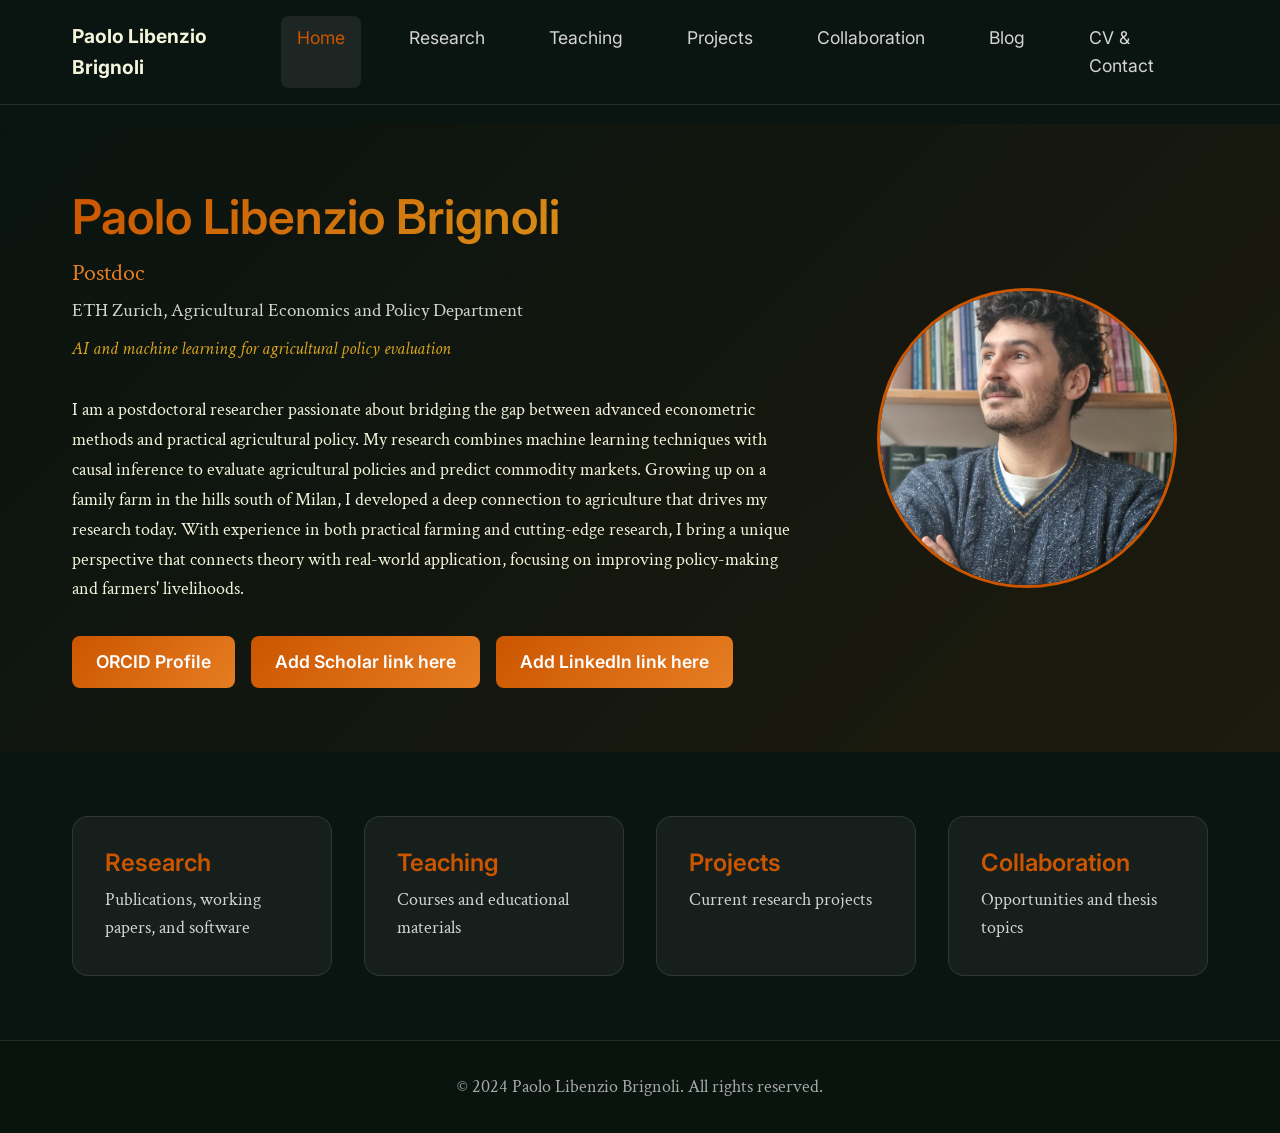
<file: index.html>
<!DOCTYPE html>
<html lang="en">
<head>
    <meta charset="UTF-8">
    <meta name="viewport" content="width=device-width, initial-scale=1.0">
    <title>Paolo Libenzio Brignoli - Agricultural Economics Researcher</title>
    <link href="https://fonts.googleapis.com/css2?family=Inter:wght@400;600;700&family=Crimson+Text:ital,wght@0,400;0,600;1,400&display=swap" rel="stylesheet">
    <link rel="stylesheet" href="css/styles.css">
</head>
<body>
    <div class="top-stripe"></div>
    <div class="bottom-stripe"></div>
    <div class="background-video">
        <video autoplay muted loop playsinline>
            <source src="assets/videos/background-video.mp4" type="video/mp4">
        </video>
    </div>
    
    <nav class="navbar">
        <div class="nav-container">
            <a href="index.html" class="nav-logo">Paolo Libenzio Brignoli</a>
            <div class="nav-menu">
                <a href="index.html" class="nav-link active">Home</a>
                <a href="research.html" class="nav-link">Research</a>
                <a href="teaching.html" class="nav-link">Teaching</a>
                <a href="projects.html" class="nav-link">Projects</a>
                <a href="collaboration.html" class="nav-link">Collaboration</a>
                <a href="blog.html" class="nav-link">Blog</a>
                <a href="cv-contact.html" class="nav-link">CV & Contact</a>
            </div>
            <div class="nav-toggle">
                <span class="bar"></span>
                <span class="bar"></span>
                <span class="bar"></span>
            </div>
        </div>
    </nav>

    <main class="main-content">
        <section class="hero">
            <div class="hero-container">
                <div class="hero-content">
                    <div class="hero-text">
                        <h1 class="hero-title">Paolo Libenzio Brignoli</h1>
                        <p class="hero-subtitle">Postdoc</p>
                        <p class="hero-institution">ETH Zurich, Agricultural Economics and Policy Department</p>
                        <p class="hero-focus">AI and machine learning for agricultural policy evaluation</p>
                        
                        <div class="hero-bio">
                            <p>I am a postdoctoral researcher passionate about bridging the gap between advanced econometric methods and practical agricultural policy. My research combines machine learning techniques with causal inference to evaluate agricultural policies and predict commodity markets. Growing up on a family farm in the hills south of Milan, I developed a deep connection to agriculture that drives my research today. With experience in both practical farming and cutting-edge research, I bring a unique perspective that connects theory with real-world application, focusing on improving policy-making and farmers' livelihoods.</p>
                        </div>

                        <div class="hero-links">
                            <a href="https://orcid.org/0000-0003-0743-2538" class="link-button" target="_blank" rel="noopener noreferrer">ORCID Profile</a>
                            <a href="#" class="link-button">Add Scholar link here</a>
                            <a href="#" class="link-button">Add LinkedIn link here</a>
                        </div>
                    </div>
                    <div class="hero-image">
                        <img src="assets/images/profile-photo.jpg" alt="Paolo Libenzio Brignoli" class="profile-photo">
                    </div>
                </div>
            </div>
        </section>

        <section class="quick-nav">
            <div class="container">
                <div class="quick-nav-grid">
                    <a href="research.html" class="quick-nav-card">
                        <h3>Research</h3>
                        <p>Publications, working papers, and software</p>
                    </a>
                    <a href="teaching.html" class="quick-nav-card">
                        <h3>Teaching</h3>
                        <p>Courses and educational materials</p>
                    </a>
                    <a href="projects.html" class="quick-nav-card">
                        <h3>Projects</h3>
                        <p>Current research projects</p>
                    </a>
                    <a href="collaboration.html" class="quick-nav-card">
                        <h3>Collaboration</h3>
                        <p>Opportunities and thesis topics</p>
                    </a>
                </div>
            </div>
        </section>
    </main>

    <footer class="footer">
        <div class="container">
            <p>&copy; 2024 Paolo Libenzio Brignoli. All rights reserved.</p>
        </div>
    </footer>

    <script src="js/main.js"></script>
</body>
</html>
</file>
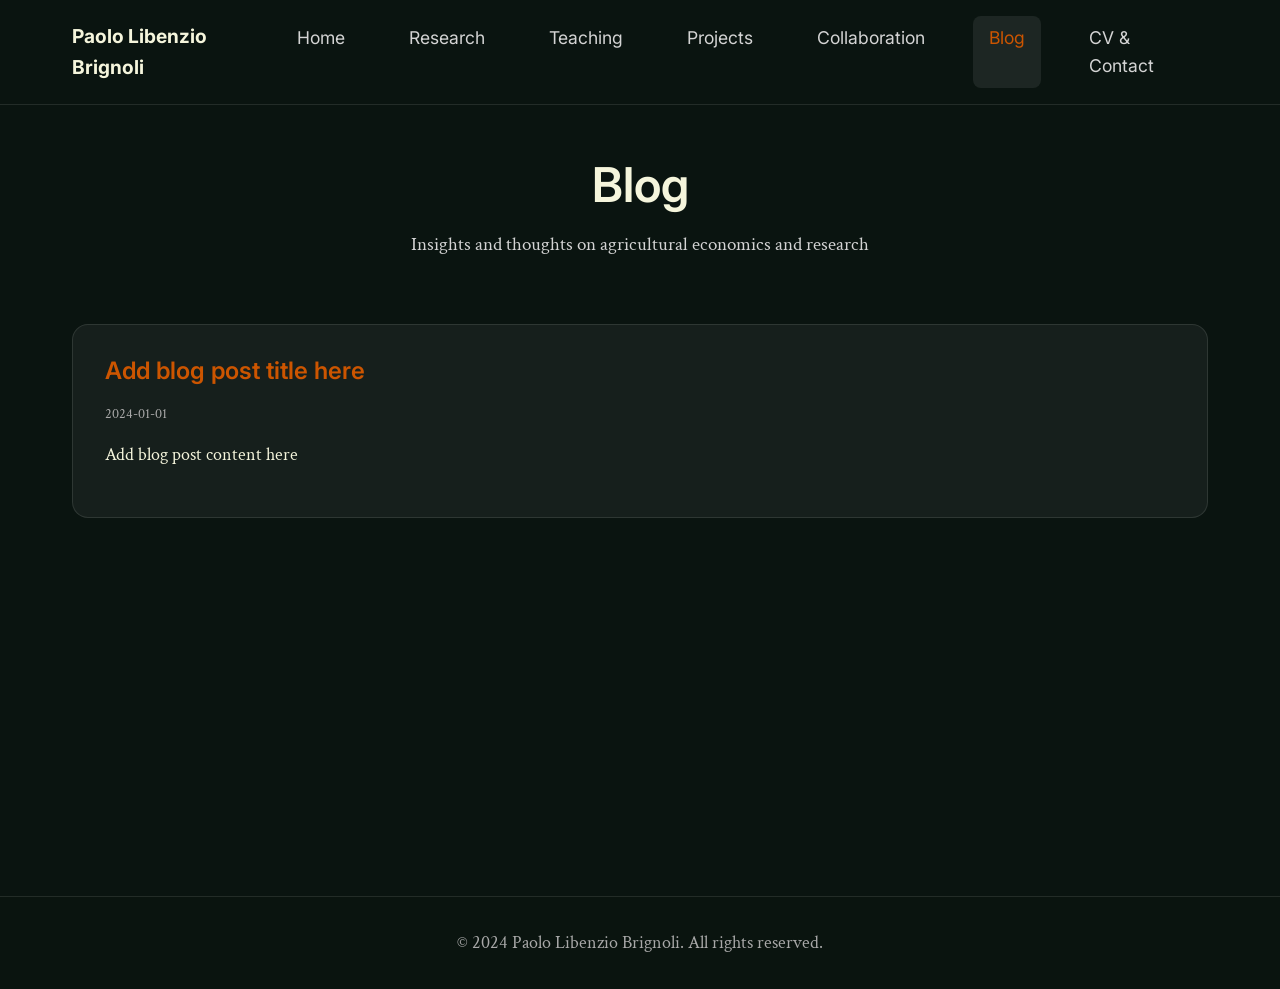
<file: blog.html>
<!DOCTYPE html>
<html lang="en">
<head>
    <meta charset="UTF-8">
    <meta name="viewport" content="width=device-width, initial-scale=1.0">
    <title>Blog - Paolo Libenzio Brignoli</title>
    <link href="https://fonts.googleapis.com/css2?family=Inter:wght@400;600;700&family=Crimson+Text:ital,wght@0,400;0,600;1,400&display=swap" rel="stylesheet">
    <link rel="stylesheet" href="css/styles.css">
</head>
<body>
    <nav class="navbar">
        <div class="nav-container">
            <a href="index.html" class="nav-logo">Paolo Libenzio Brignoli</a>
            <div class="nav-menu">
                <a href="index.html" class="nav-link">Home</a>
                <a href="research.html" class="nav-link">Research</a>
                <a href="teaching.html" class="nav-link">Teaching</a>
                <a href="projects.html" class="nav-link">Projects</a>
                <a href="collaboration.html" class="nav-link">Collaboration</a>
                <a href="blog.html" class="nav-link active">Blog</a>
                <a href="cv-contact.html" class="nav-link">CV & Contact</a>
            </div>
            <div class="nav-toggle">
                <span class="bar"></span>
                <span class="bar"></span>
                <span class="bar"></span>
            </div>
        </div>
    </nav>

    <main class="main-content">
        <div class="container">
            <header class="page-header">
                <h1>Blog</h1>
                <p>Insights and thoughts on agricultural economics and research</p>
            </header>

            <section class="blog-section">
                <div class="blog-posts" id="blog-posts-container">
                    <!-- Blog posts will be loaded here by JavaScript -->
                </div>
            </section>
        </div>
    </main>

    <footer class="footer">
        <div class="container">
            <p>&copy; 2024 Paolo Libenzio Brignoli. All rights reserved.</p>
        </div>
    </footer>

    <script src="js/main.js"></script>
</body>
</html>
</file>
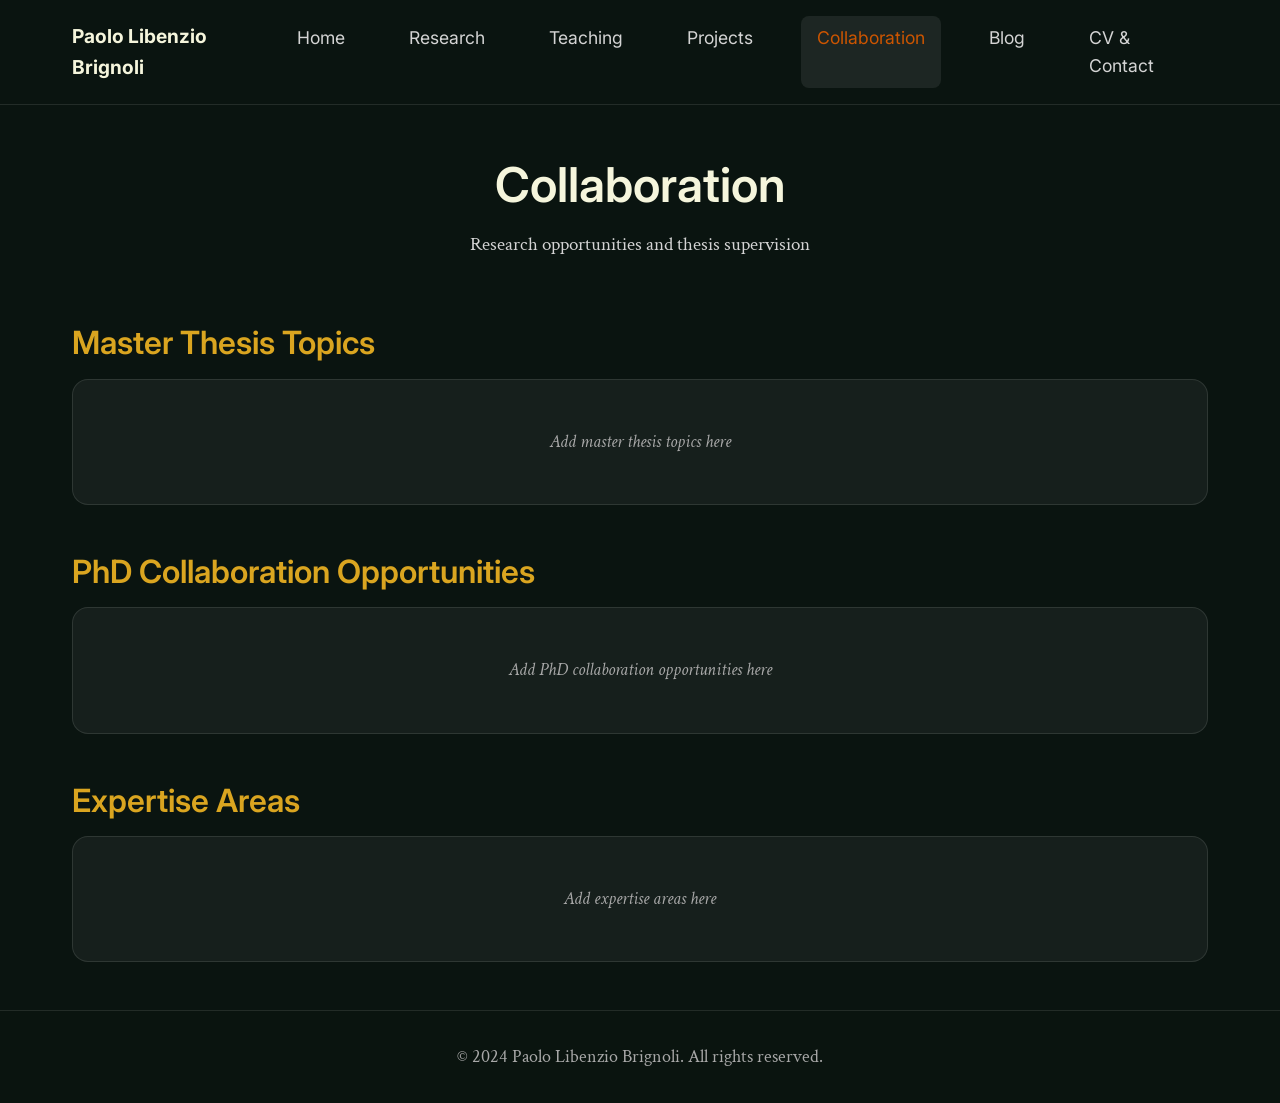
<file: collaboration.html>
<!DOCTYPE html>
<html lang="en">
<head>
    <meta charset="UTF-8">
    <meta name="viewport" content="width=device-width, initial-scale=1.0">
    <title>Collaboration - Paolo Libenzio Brignoli</title>
    <link href="https://fonts.googleapis.com/css2?family=Inter:wght@400;600;700&family=Crimson+Text:ital,wght@0,400;0,600;1,400&display=swap" rel="stylesheet">
    <link rel="stylesheet" href="css/styles.css">
</head>
<body>
    <nav class="navbar">
        <div class="nav-container">
            <a href="index.html" class="nav-logo">Paolo Libenzio Brignoli</a>
            <div class="nav-menu">
                <a href="index.html" class="nav-link">Home</a>
                <a href="research.html" class="nav-link">Research</a>
                <a href="teaching.html" class="nav-link">Teaching</a>
                <a href="projects.html" class="nav-link">Projects</a>
                <a href="collaboration.html" class="nav-link active">Collaboration</a>
                <a href="blog.html" class="nav-link">Blog</a>
                <a href="cv-contact.html" class="nav-link">CV & Contact</a>
            </div>
            <div class="nav-toggle">
                <span class="bar"></span>
                <span class="bar"></span>
                <span class="bar"></span>
            </div>
        </div>
    </nav>

    <main class="main-content">
        <div class="container">
            <header class="page-header">
                <h1>Collaboration</h1>
                <p>Research opportunities and thesis supervision</p>
            </header>

            <section class="collaboration-section">
                <h2>Master Thesis Topics</h2>
                <div class="content-placeholder">
                    <p>Add master thesis topics here</p>
                </div>
            </section>

            <section class="collaboration-section">
                <h2>PhD Collaboration Opportunities</h2>
                <div class="content-placeholder">
                    <p>Add PhD collaboration opportunities here</p>
                </div>
            </section>

            <section class="collaboration-section">
                <h2>Expertise Areas</h2>
                <div class="content-placeholder">
                    <p>Add expertise areas here</p>
                </div>
            </section>
        </div>
    </main>

    <footer class="footer">
        <div class="container">
            <p>&copy; 2024 Paolo Libenzio Brignoli. All rights reserved.</p>
        </div>
    </footer>

    <script src="js/main.js"></script>
</body>
</html>
</file>
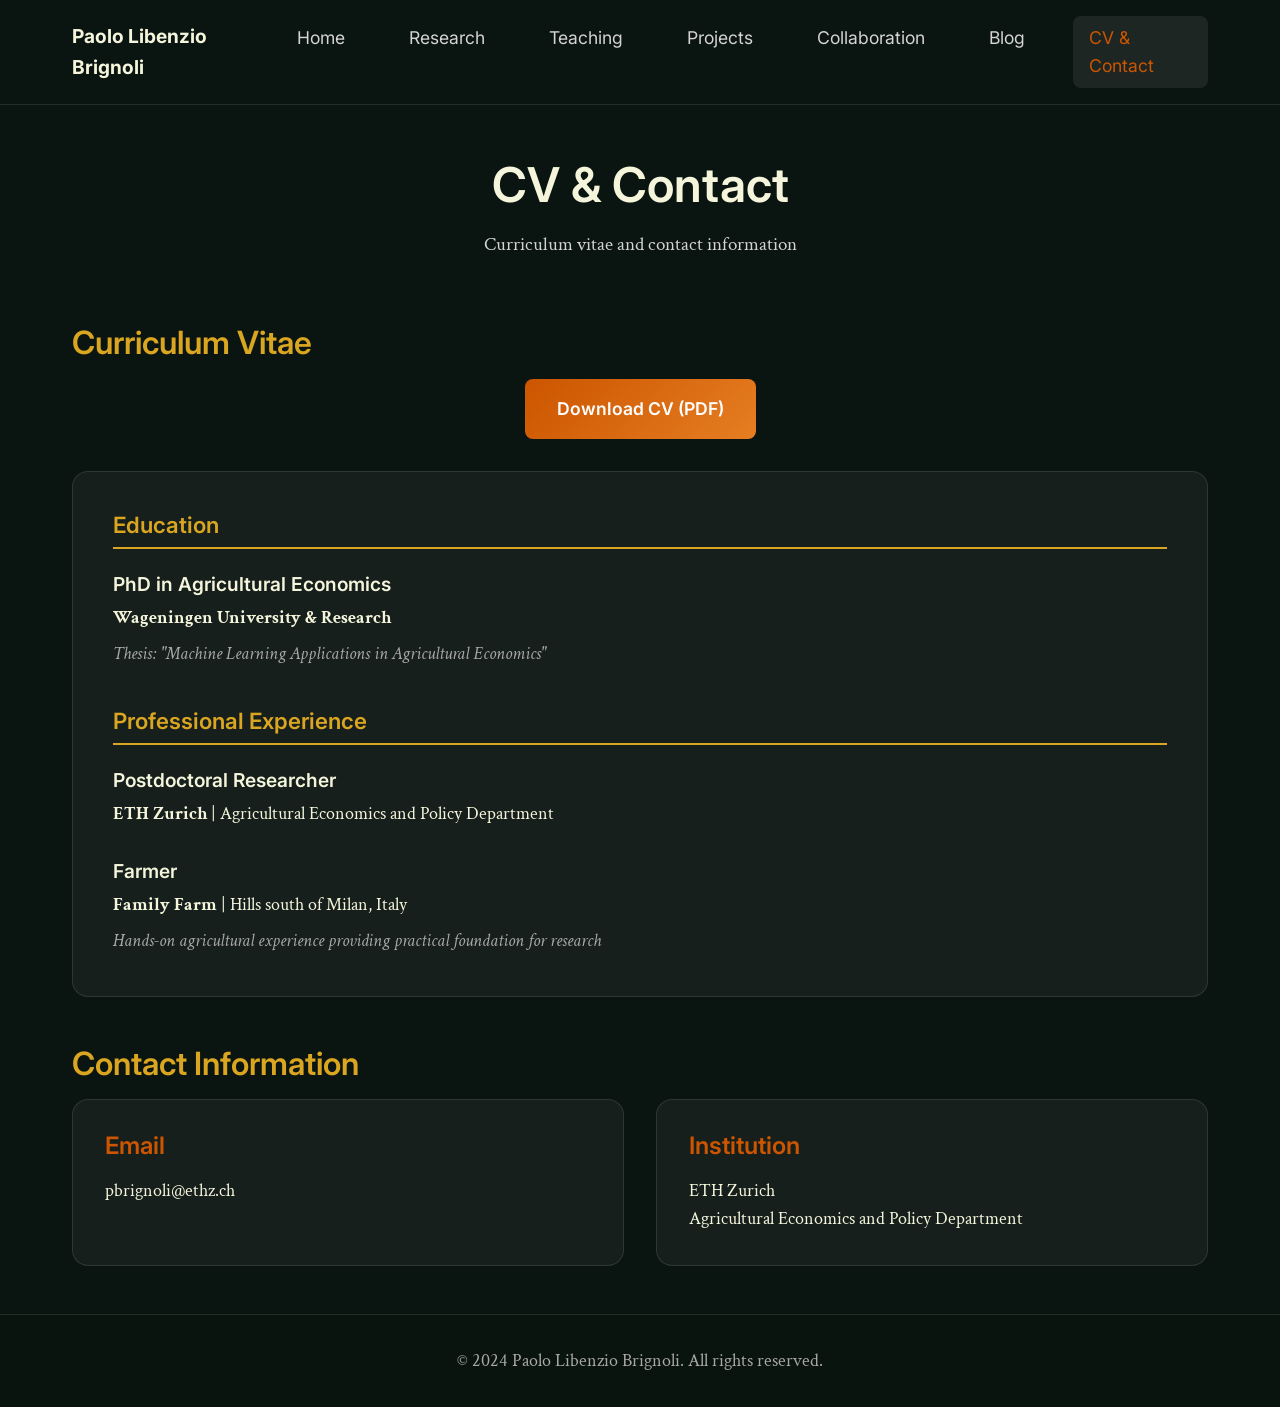
<file: cv-contact.html>
<!DOCTYPE html>
<html lang="en">
<head>
    <meta charset="UTF-8">
    <meta name="viewport" content="width=device-width, initial-scale=1.0">
    <title>CV & Contact - Paolo Libenzio Brignoli</title>
    <link href="https://fonts.googleapis.com/css2?family=Inter:wght@400;600;700&family=Crimson+Text:ital,wght@0,400;0,600;1,400&display=swap" rel="stylesheet">
    <link rel="stylesheet" href="css/styles.css">
</head>
<body>
    <nav class="navbar">
        <div class="nav-container">
            <a href="index.html" class="nav-logo">Paolo Libenzio Brignoli</a>
            <div class="nav-menu">
                <a href="index.html" class="nav-link">Home</a>
                <a href="research.html" class="nav-link">Research</a>
                <a href="teaching.html" class="nav-link">Teaching</a>
                <a href="projects.html" class="nav-link">Projects</a>
                <a href="collaboration.html" class="nav-link">Collaboration</a>
                <a href="blog.html" class="nav-link">Blog</a>
                <a href="cv-contact.html" class="nav-link active">CV & Contact</a>
            </div>
            <div class="nav-toggle">
                <span class="bar"></span>
                <span class="bar"></span>
                <span class="bar"></span>
            </div>
        </div>
    </nav>

    <main class="main-content">
        <div class="container">
            <header class="page-header">
                <h1>CV & Contact</h1>
                <p>Curriculum vitae and contact information</p>
            </header>

            <section class="cv-section">
                <h2>Curriculum Vitae</h2>
                <div class="cv-download">
                    <a href="assets/cv.pdf" class="download-button" download="Paolo_Brignoli_CV.pdf">Download CV (PDF)</a>
                </div>
                <div class="cv-highlights">
                    <div class="cv-section-item">
                        <h3>Education</h3>
                        <div class="cv-item">
                            <h4>PhD in Agricultural Economics</h4>
                            <p><strong>Wageningen University & Research</strong></p>
                            <p class="cv-details">Thesis: "Machine Learning Applications in Agricultural Economics"</p>
                        </div>
                    </div>
                    
                    <div class="cv-section-item">
                        <h3>Professional Experience</h3>
                        <div class="cv-item">
                            <h4>Postdoctoral Researcher</h4>
                            <p><strong>ETH Zurich</strong> | Agricultural Economics and Policy Department</p>
                        </div>
                        
                        <div class="cv-item">
                            <h4>Farmer</h4>
                            <p><strong>Family Farm</strong> | Hills south of Milan, Italy</p>
                            <p class="cv-details">Hands-on agricultural experience providing practical foundation for research</p>
                        </div>
                    </div>
                </div>
            </section>

            <section class="contact-section">
                <h2>Contact Information</h2>
                <div class="contact-info">
                    <div class="contact-item">
                        <h3>Email</h3>
                        <p><a href="mailto:pbrignoli@ethz.ch">pbrignoli@ethz.ch</a></p>
                    </div>
                    <div class="contact-item">
                        <h3>Institution</h3>
                        <p>ETH Zurich<br>Agricultural Economics and Policy Department</p>
                    </div>
                </div>
            </section>
        </div>
    </main>

    <footer class="footer">
        <div class="container">
            <p>&copy; 2024 Paolo Libenzio Brignoli. All rights reserved.</p>
        </div>
    </footer>

    <script src="js/main.js"></script>
</body>
</html>
</file>
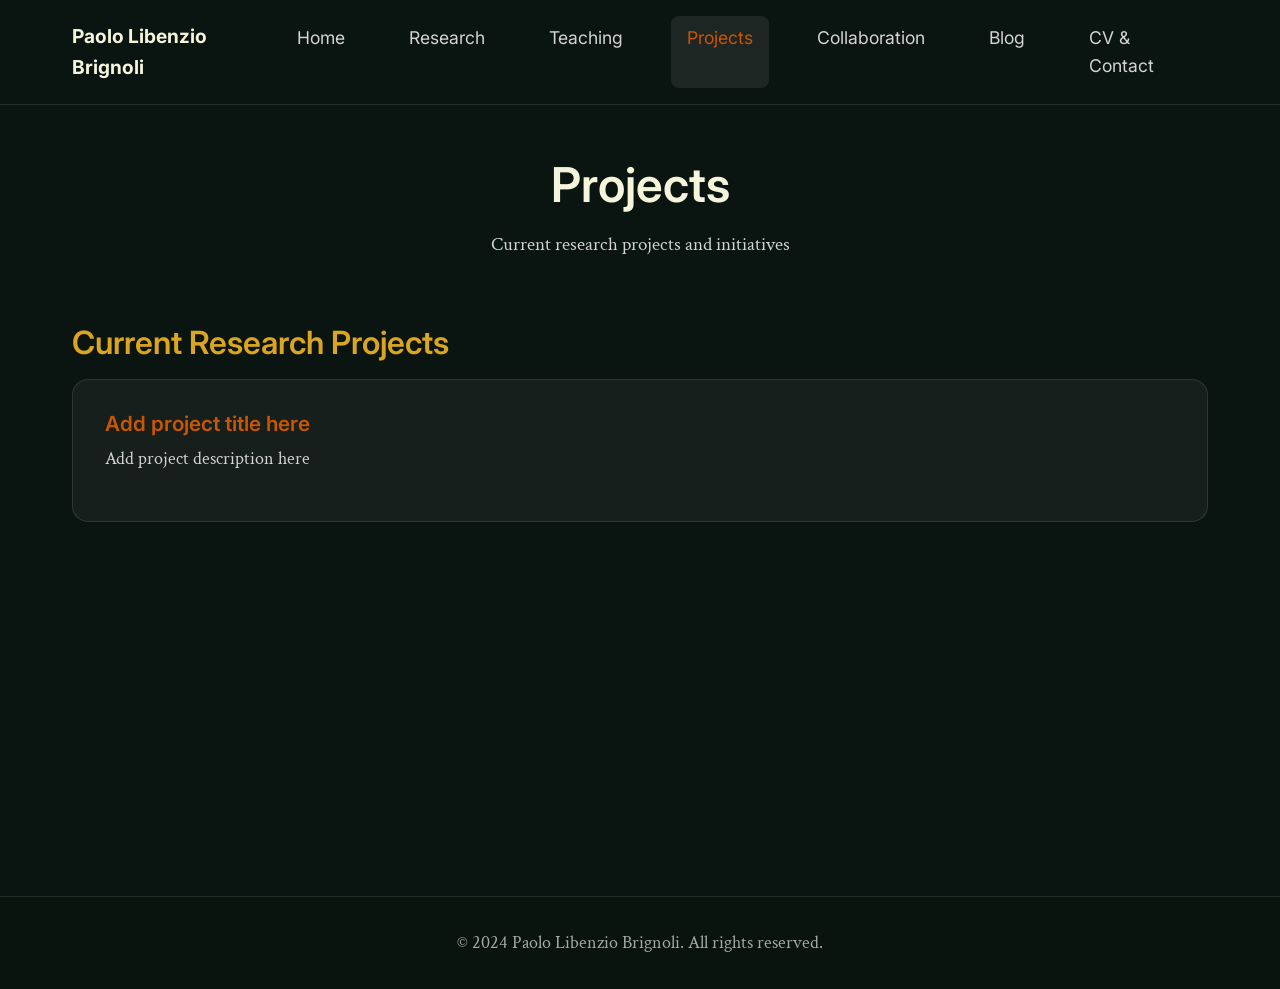
<file: projects.html>
<!DOCTYPE html>
<html lang="en">
<head>
    <meta charset="UTF-8">
    <meta name="viewport" content="width=device-width, initial-scale=1.0">
    <title>Projects - Paolo Libenzio Brignoli</title>
    <link href="https://fonts.googleapis.com/css2?family=Inter:wght@400;600;700&family=Crimson+Text:ital,wght@0,400;0,600;1,400&display=swap" rel="stylesheet">
    <link rel="stylesheet" href="css/styles.css">
</head>
<body>
    <nav class="navbar">
        <div class="nav-container">
            <a href="index.html" class="nav-logo">Paolo Libenzio Brignoli</a>
            <div class="nav-menu">
                <a href="index.html" class="nav-link">Home</a>
                <a href="research.html" class="nav-link">Research</a>
                <a href="teaching.html" class="nav-link">Teaching</a>
                <a href="projects.html" class="nav-link active">Projects</a>
                <a href="collaboration.html" class="nav-link">Collaboration</a>
                <a href="blog.html" class="nav-link">Blog</a>
                <a href="cv-contact.html" class="nav-link">CV & Contact</a>
            </div>
            <div class="nav-toggle">
                <span class="bar"></span>
                <span class="bar"></span>
                <span class="bar"></span>
            </div>
        </div>
    </nav>

    <main class="main-content">
        <div class="container">
            <header class="page-header">
                <h1>Projects</h1>
                <p>Current research projects and initiatives</p>
            </header>

            <section class="projects-section">
                <h2>Current Research Projects</h2>
                <div class="projects-grid" id="projects-container">
                    <!-- Projects will be loaded here by JavaScript -->
                </div>
            </section>
        </div>
    </main>

    <footer class="footer">
        <div class="container">
            <p>&copy; 2024 Paolo Libenzio Brignoli. All rights reserved.</p>
        </div>
    </footer>

    <script src="js/main.js"></script>
</body>
</html>
</file>
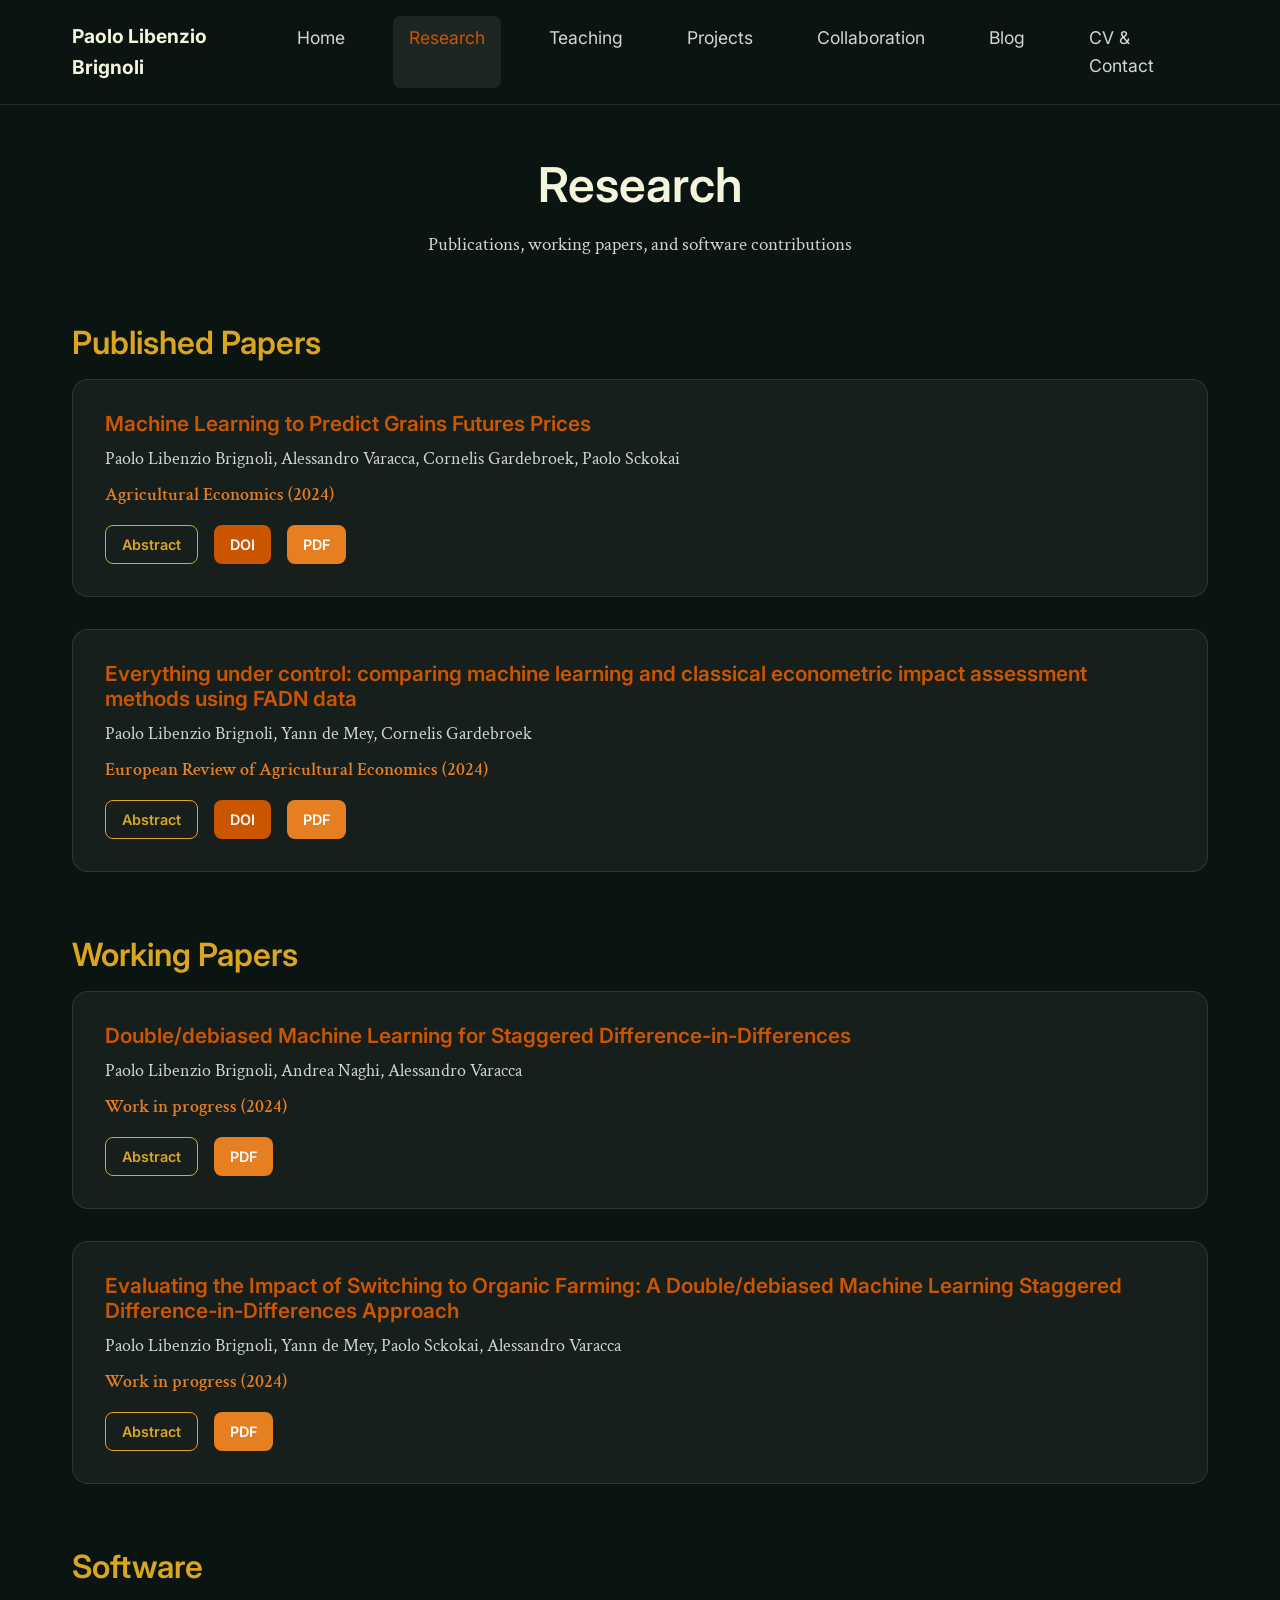
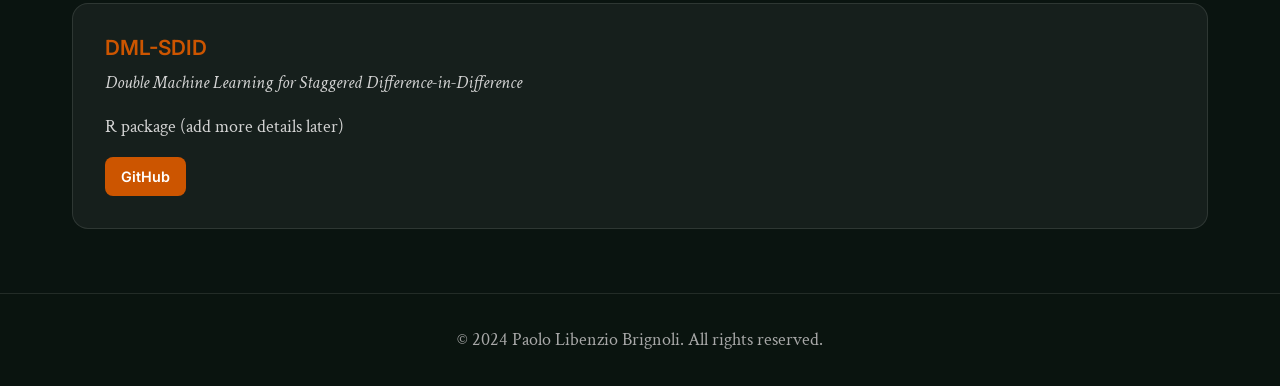
<file: research.html>
<!DOCTYPE html>
<html lang="en">
<head>
    <meta charset="UTF-8">
    <meta name="viewport" content="width=device-width, initial-scale=1.0">
    <title>Research - Paolo Libenzio Brignoli</title>
    <link href="https://fonts.googleapis.com/css2?family=Inter:wght@400;600;700&family=Crimson+Text:ital,wght@0,400;0,600;1,400&display=swap" rel="stylesheet">
    <link rel="stylesheet" href="css/styles.css">
</head>
<body>
    <nav class="navbar">
        <div class="nav-container">
            <a href="index.html" class="nav-logo">Paolo Libenzio Brignoli</a>
            <div class="nav-menu">
                <a href="index.html" class="nav-link">Home</a>
                <a href="research.html" class="nav-link active">Research</a>
                <a href="teaching.html" class="nav-link">Teaching</a>
                <a href="projects.html" class="nav-link">Projects</a>
                <a href="collaboration.html" class="nav-link">Collaboration</a>
                <a href="blog.html" class="nav-link">Blog</a>
                <a href="cv-contact.html" class="nav-link">CV & Contact</a>
            </div>
            <div class="nav-toggle">
                <span class="bar"></span>
                <span class="bar"></span>
                <span class="bar"></span>
            </div>
        </div>
    </nav>

    <main class="main-content">
        <div class="container">
            <header class="page-header">
                <h1>Research</h1>
                <p>Publications, working papers, and software contributions</p>
            </header>

            <section class="research-section">
                <h2>Published Papers</h2>
                <div class="publications-grid" id="publications-container">
                    <!-- Publications will be loaded here by JavaScript -->
                </div>
            </section>

            <section class="research-section">
                <h2>Working Papers</h2>
                <div class="publications-grid" id="working-papers-container">
                    <!-- Working papers will be loaded here by JavaScript -->
                </div>
            </section>

            <section class="research-section">
                <h2>Software</h2>
                <div class="software-grid" id="software-container">
                    <!-- Software will be loaded here by JavaScript -->
                </div>
            </section>
        </div>
    </main>

    <footer class="footer">
        <div class="container">
            <p>&copy; 2024 Paolo Libenzio Brignoli. All rights reserved.</p>
        </div>
    </footer>

    <script src="js/main.js"></script>
</body>
</html>
</file>
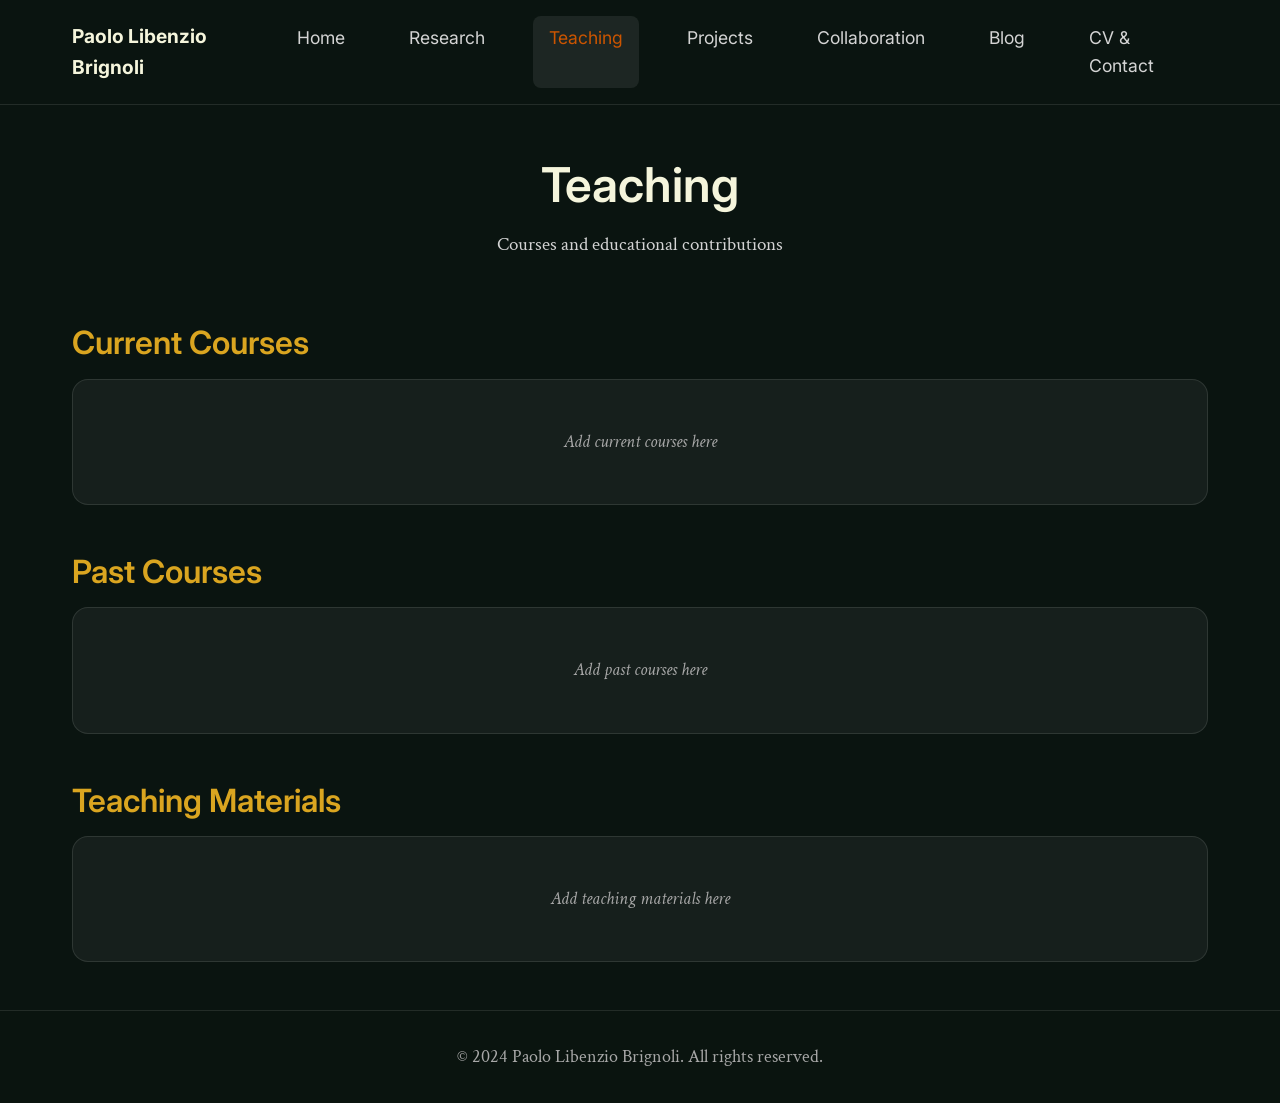
<file: teaching.html>
<!DOCTYPE html>
<html lang="en">
<head>
    <meta charset="UTF-8">
    <meta name="viewport" content="width=device-width, initial-scale=1.0">
    <title>Teaching - Paolo Libenzio Brignoli</title>
    <link href="https://fonts.googleapis.com/css2?family=Inter:wght@400;600;700&family=Crimson+Text:ital,wght@0,400;0,600;1,400&display=swap" rel="stylesheet">
    <link rel="stylesheet" href="css/styles.css">
</head>
<body>
    <nav class="navbar">
        <div class="nav-container">
            <a href="index.html" class="nav-logo">Paolo Libenzio Brignoli</a>
            <div class="nav-menu">
                <a href="index.html" class="nav-link">Home</a>
                <a href="research.html" class="nav-link">Research</a>
                <a href="teaching.html" class="nav-link active">Teaching</a>
                <a href="projects.html" class="nav-link">Projects</a>
                <a href="collaboration.html" class="nav-link">Collaboration</a>
                <a href="blog.html" class="nav-link">Blog</a>
                <a href="cv-contact.html" class="nav-link">CV & Contact</a>
            </div>
            <div class="nav-toggle">
                <span class="bar"></span>
                <span class="bar"></span>
                <span class="bar"></span>
            </div>
        </div>
    </nav>

    <main class="main-content">
        <div class="container">
            <header class="page-header">
                <h1>Teaching</h1>
                <p>Courses and educational contributions</p>
            </header>

            <section class="teaching-section">
                <h2>Current Courses</h2>
                <div class="content-placeholder">
                    <p>Add current courses here</p>
                </div>
            </section>

            <section class="teaching-section">
                <h2>Past Courses</h2>
                <div class="content-placeholder">
                    <p>Add past courses here</p>
                </div>
            </section>

            <section class="teaching-section">
                <h2>Teaching Materials</h2>
                <div class="content-placeholder">
                    <p>Add teaching materials here</p>
                </div>
            </section>
        </div>
    </main>

    <footer class="footer">
        <div class="container">
            <p>&copy; 2024 Paolo Libenzio Brignoli. All rights reserved.</p>
        </div>
    </footer>

    <script src="js/main.js"></script>
</body>
</html>
</file>
<file: css/styles.css>
/* Reset and Base Styles */
* {
    margin: 0;
    padding: 0;
    box-sizing: border-box;
}

:root {
    --bg-primary: #0a1410;
    --accent-orange: #cc5500;
    --accent-rust: #e67e22;
    --accent-yellow: #daa520;
    --text-cream: #f5f5dc;
    --text-light: #d4d4d4;
    --text-muted: #a8a8a8;
    --card-bg: rgba(255, 255, 255, 0.05);
    --card-border: rgba(255, 255, 255, 0.1);
    --hover-bg: rgba(255, 255, 255, 0.08);
    --transition: all 0.3s ease;
}

html {
    font-size: 16px;
    scroll-behavior: smooth;
}

body {
    font-family: 'Crimson Text', serif;
    background-color: var(--bg-primary);
    color: var(--text-cream);
    line-height: 1.6;
    font-size: 1.1rem;
}

h1, h2, h3, h4, h5, h6 {
    font-family: 'Inter', sans-serif;
    font-weight: 600;
    line-height: 1.2;
    margin-bottom: 1rem;
}

h1 {
    font-size: 2.5rem;
    color: var(--text-cream);
}

h2 {
    font-size: 2rem;
    color: var(--accent-yellow);
}

h3 {
    font-size: 1.5rem;
    color: var(--accent-rust);
}

a {
    color: var(--accent-orange);
    text-decoration: none;
    transition: var(--transition);
}

a:hover {
    color: var(--accent-rust);
}

.container {
    max-width: 1200px;
    margin: 0 auto;
    padding: 0 2rem;
}

/* Background Video */
.background-video {
    position: fixed;
    top: 6rem;
    left: 0;
    width: 100%;
    height: calc(100vh - 8rem);
    z-index: -1;
    opacity: 0.4;
    overflow: hidden;
}

.background-video video {
    width: 100%;
    height: 100%;
    object-fit: cover;
    object-position: center center;
}

/* Dark green stripes */
.top-stripe {
    position: fixed;
    top: 0;
    left: 0;
    width: 100%;
    height: 6rem;
    background: var(--bg-primary);
    z-index: -2;
}

.bottom-stripe {
    position: fixed;
    bottom: 0;
    left: 0;
    width: 100%;
    height: 2rem;
    background: var(--bg-primary);
    z-index: -2;
}

/* Navigation */
.navbar {
    background: var(--bg-primary);
    backdrop-filter: blur(10px);
    position: fixed;
    top: 0;
    width: 100%;
    z-index: 1000;
    padding: 1rem 0;
    border-bottom: 1px solid var(--card-border);
}

.nav-container {
    max-width: 1200px;
    margin: 0 auto;
    padding: 0 2rem;
    display: flex;
    justify-content: space-between;
    align-items: center;
}

.nav-logo {
    font-family: 'Inter', sans-serif;
    font-weight: 700;
    font-size: 1.2rem;
    color: var(--text-cream);
}

.nav-menu {
    display: flex;
    gap: 2rem;
}

.nav-link {
    font-family: 'Inter', sans-serif;
    font-weight: 400;
    padding: 0.5rem 1rem;
    border-radius: 0.5rem;
    transition: var(--transition);
    color: var(--text-light);
}

.nav-link:hover,
.nav-link.active {
    background-color: var(--hover-bg);
    color: var(--accent-orange);
}

.nav-toggle {
    display: none;
    flex-direction: column;
    cursor: pointer;
}

.bar {
    width: 25px;
    height: 3px;
    background-color: var(--text-cream);
    margin: 3px 0;
    transition: var(--transition);
}

/* Main Content */
.main-content {
    margin-top: 6rem;
    min-height: calc(100vh - 8rem);
}

/* Hero Section */
.hero {
    padding: 4rem 0;
    background: linear-gradient(135deg, rgba(10, 20, 16, 0.3), rgba(204, 85, 0, 0.1));
}

.hero-container {
    max-width: 1200px;
    margin: 0 auto;
    padding: 0 2rem;
}

.hero-content {
    display: grid;
    grid-template-columns: 2fr 1fr;
    gap: 3rem;
    align-items: center;
}

.hero-title {
    font-size: 3rem;
    margin-bottom: 0.5rem;
    background: linear-gradient(135deg, var(--accent-orange), var(--accent-yellow));
    -webkit-background-clip: text;
    -webkit-text-fill-color: transparent;
    background-clip: text;
}

.hero-subtitle {
    font-size: 1.5rem;
    color: var(--accent-rust);
    margin-bottom: 0.25rem;
}

.hero-institution {
    font-size: 1.2rem;
    color: var(--text-light);
    margin-bottom: 0.5rem;
}

.hero-focus {
    font-size: 1.1rem;
    color: var(--accent-yellow);
    margin-bottom: 2rem;
    font-style: italic;
}

.hero-bio {
    margin-bottom: 2rem;
    font-size: 1.1rem;
    line-height: 1.7;
}

.hero-links {
    display: flex;
    gap: 1rem;
    flex-wrap: wrap;
}

.link-button {
    padding: 0.75rem 1.5rem;
    background: linear-gradient(135deg, var(--accent-orange), var(--accent-rust));
    color: white;
    border-radius: 0.5rem;
    font-weight: 600;
    transition: var(--transition);
    font-family: 'Inter', sans-serif;
}

.link-button:hover {
    transform: translateY(-2px);
    box-shadow: 0 4px 15px rgba(204, 85, 0, 0.3);
}

.hero-image {
    display: flex;
    justify-content: center;
}

.image-placeholder {
    width: 300px;
    height: 300px;
    border-radius: 50%;
    background: var(--card-bg);
    border: 2px solid var(--accent-orange);
    display: flex;
    align-items: center;
    justify-content: center;
    color: var(--text-muted);
    font-style: italic;
}

.profile-photo {
    width: 300px;
    height: 300px;
    border-radius: 50%;
    object-fit: cover;
    border: 3px solid var(--accent-orange);
    transition: var(--transition);
}

.profile-photo:hover {
    transform: scale(1.05);
    border-color: var(--accent-rust);
}

/* Quick Navigation */
.quick-nav {
    padding: 4rem 0;
}

.quick-nav-grid {
    display: grid;
    grid-template-columns: repeat(auto-fit, minmax(250px, 1fr));
    gap: 2rem;
}

.quick-nav-card {
    background: var(--card-bg);
    border: 1px solid var(--card-border);
    border-radius: 1rem;
    padding: 2rem;
    transition: var(--transition);
    color: var(--text-cream);
}

.quick-nav-card:hover {
    background: var(--hover-bg);
    transform: translateY(-5px);
    box-shadow: 0 10px 25px rgba(0, 0, 0, 0.2);
    border-color: var(--accent-orange);
}

.quick-nav-card h3 {
    color: var(--accent-orange);
    margin-bottom: 0.5rem;
}

.quick-nav-card p {
    color: var(--text-light);
}

/* Page Header */
.page-header {
    text-align: center;
    padding: 2rem 0 4rem;
}

.page-header h1 {
    font-size: 3rem;
    margin-bottom: 1rem;
}

.page-header p {
    font-size: 1.2rem;
    color: var(--text-light);
}

/* Research Sections */
.research-section {
    margin-bottom: 4rem;
}

.publications-grid {
    display: grid;
    gap: 2rem;
}

.publication-card {
    background: var(--card-bg);
    border: 1px solid var(--card-border);
    border-radius: 1rem;
    padding: 2rem;
    transition: var(--transition);
}

.publication-card:hover {
    background: var(--hover-bg);
    border-color: var(--accent-orange);
}

.publication-title {
    color: var(--accent-orange);
    font-size: 1.3rem;
    margin-bottom: 0.5rem;
}

.publication-authors {
    color: var(--text-light);
    margin-bottom: 0.5rem;
}

.publication-journal {
    color: var(--accent-rust);
    font-weight: 600;
    margin-bottom: 1rem;
}

.publication-abstract {
    background: rgba(255, 255, 255, 0.02);
    padding: 1rem;
    border-radius: 0.5rem;
    margin: 1rem 0;
    display: none;
    border-left: 3px solid var(--accent-yellow);
}

.publication-abstract.show {
    display: block;
}

.publication-buttons {
    display: flex;
    gap: 1rem;
    flex-wrap: wrap;
    margin-top: 1rem;
}

.btn {
    padding: 0.5rem 1rem;
    border-radius: 0.5rem;
    font-size: 0.9rem;
    font-weight: 600;
    text-decoration: none;
    transition: var(--transition);
    cursor: pointer;
    border: none;
    font-family: 'Inter', sans-serif;
}

.btn-primary {
    background: var(--accent-orange);
    color: white;
}

.btn-secondary {
    background: var(--accent-rust);
    color: white;
}

.btn-outline {
    background: transparent;
    color: var(--accent-yellow);
    border: 1px solid var(--accent-yellow);
}

.btn:hover {
    transform: translateY(-2px);
    box-shadow: 0 4px 10px rgba(0, 0, 0, 0.2);
}

/* Software Grid */
.software-grid {
    display: grid;
    grid-template-columns: repeat(auto-fit, minmax(300px, 1fr));
    gap: 2rem;
}

.software-card {
    background: var(--card-bg);
    border: 1px solid var(--card-border);
    border-radius: 1rem;
    padding: 2rem;
    transition: var(--transition);
}

.software-card:hover {
    background: var(--hover-bg);
    border-color: var(--accent-orange);
    transform: translateY(-5px);
}

.software-name {
    color: var(--accent-orange);
    font-size: 1.3rem;
    margin-bottom: 0.5rem;
}

.software-fullname {
    color: var(--text-light);
    font-style: italic;
    margin-bottom: 1rem;
}

.software-description {
    margin-bottom: 1rem;
    color: var(--text-light);
}

/* Teaching, Projects, Collaboration Sections */
.teaching-section,
.projects-section,
.collaboration-section,
.blog-section,
.cv-section,
.contact-section {
    margin-bottom: 3rem;
}

.content-placeholder {
    background: var(--card-bg);
    border: 1px solid var(--card-border);
    border-radius: 1rem;
    padding: 3rem;
    text-align: center;
    color: var(--text-muted);
    font-style: italic;
}

.projects-grid {
    display: grid;
    gap: 2rem;
}

.project-card {
    background: var(--card-bg);
    border: 1px solid var(--card-border);
    border-radius: 1rem;
    padding: 2rem;
    transition: var(--transition);
}

.project-card:hover {
    background: var(--hover-bg);
    border-color: var(--accent-orange);
}

/* Contact Section */
.contact-info {
    display: grid;
    grid-template-columns: repeat(auto-fit, minmax(250px, 1fr));
    gap: 2rem;
}

.contact-item {
    background: var(--card-bg);
    border: 1px solid var(--card-border);
    border-radius: 1rem;
    padding: 2rem;
}

.contact-item h3 {
    color: var(--accent-orange);
    margin-bottom: 1rem;
}

.contact-item a {
    color: var(--text-cream);
    font-size: 1.1rem;
}

.contact-item a:hover {
    color: var(--accent-orange);
}

/* CV Section */
.cv-download {
    text-align: center;
    margin-bottom: 2rem;
}

.download-button {
    display: inline-block;
    padding: 1rem 2rem;
    background: linear-gradient(135deg, var(--accent-orange), var(--accent-rust));
    color: white;
    border-radius: 0.5rem;
    font-weight: 600;
    font-family: 'Inter', sans-serif;
    transition: var(--transition);
}

.download-button:hover {
    transform: translateY(-2px);
    box-shadow: 0 4px 15px rgba(204, 85, 0, 0.3);
}

.cv-highlights {
    background: var(--card-bg);
    border: 1px solid var(--card-border);
    border-radius: 1rem;
    padding: 2.5rem;
}

.cv-section-item {
    margin-bottom: 2.5rem;
}

.cv-section-item:last-child {
    margin-bottom: 0;
}

.cv-section-item h3 {
    color: var(--accent-yellow);
    font-size: 1.4rem;
    margin-bottom: 1.5rem;
    border-bottom: 2px solid var(--accent-yellow);
    padding-bottom: 0.5rem;
}

.cv-item {
    margin-bottom: 2rem;
}

.cv-item:last-child {
    margin-bottom: 0;
}

.cv-item h4 {
    color: var(--text-cream);
    font-size: 1.2rem;
    margin-bottom: 0.5rem;
}

.cv-item p {
    margin-bottom: 0.5rem;
}

.cv-item p:last-child {
    margin-bottom: 0;
}

.cv-details {
    color: var(--text-muted);
    font-style: italic;
}

/* Blog Posts */
.blog-posts {
    display: grid;
    gap: 2rem;
}

.blog-post {
    background: var(--card-bg);
    border: 1px solid var(--card-border);
    border-radius: 1rem;
    padding: 2rem;
    transition: var(--transition);
}

.blog-post:hover {
    background: var(--hover-bg);
    border-color: var(--accent-orange);
}

.blog-post h3 {
    color: var(--accent-orange);
    margin-bottom: 1rem;
}

.blog-post .date {
    color: var(--text-muted);
    font-size: 0.9rem;
    margin-bottom: 1rem;
}

/* Footer */
.footer {
    background: rgba(10, 20, 16, 0.8);
    border-top: 1px solid var(--card-border);
    padding: 2rem 0;
    text-align: center;
    color: var(--text-muted);
}

/* Responsive Design */
@media (max-width: 768px) {
    .nav-menu {
        position: fixed;
        left: -100%;
        top: 70px;
        flex-direction: column;
        background-color: var(--bg-primary);
        width: 100%;
        text-align: center;
        transition: 0.3s;
        box-shadow: 0 10px 27px rgba(0, 0, 0, 0.05);
        padding: 2rem 0;
        border-top: 1px solid var(--card-border);
    }

    .nav-menu.active {
        left: 0;
    }

    .nav-toggle {
        display: flex;
    }

    .hero-content {
        grid-template-columns: 1fr;
        text-align: center;
    }

    .hero-title {
        font-size: 2rem;
    }

    .page-header h1 {
        font-size: 2rem;
    }

    .quick-nav-grid {
        grid-template-columns: 1fr;
    }

    .hero-links {
        justify-content: center;
    }

    .container {
        padding: 0 1rem;
    }

    .nav-container {
        padding: 0 1rem;
    }

    .hero-container {
        padding: 0 1rem;
    }

    .image-placeholder {
        width: 250px;
        height: 250px;
    }
}

@media (max-width: 480px) {
    .hero-title {
        font-size: 1.8rem;
    }
    
    .page-header h1 {
        font-size: 1.8rem;
    }
    
    .publication-buttons,
    .hero-links {
        flex-direction: column;
    }
    
    .link-button {
        text-align: center;
    }
}

/* Animations */
@keyframes fadeInUp {
    from {
        opacity: 0;
        transform: translateY(30px);
    }
    to {
        opacity: 1;
        transform: translateY(0);
    }
}

.fade-in {
    animation: fadeInUp 0.6s ease-out;
}

/* Smooth scrolling and focus styles */
:focus {
    outline: 2px solid var(--accent-orange);
    outline-offset: 2px;
}

/* Loading states */
.loading {
    opacity: 0.6;
    pointer-events: none;
}

.loading::after {
    content: "";
    position: absolute;
    width: 20px;
    height: 20px;
    margin: auto;
    border: 2px solid transparent;
    border-top-color: var(--accent-orange);
    border-radius: 50%;
    animation: spin 1s ease infinite;
}

@keyframes spin {
    0% { transform: rotate(0deg); }
    100% { transform: rotate(360deg); }
}
</file>
